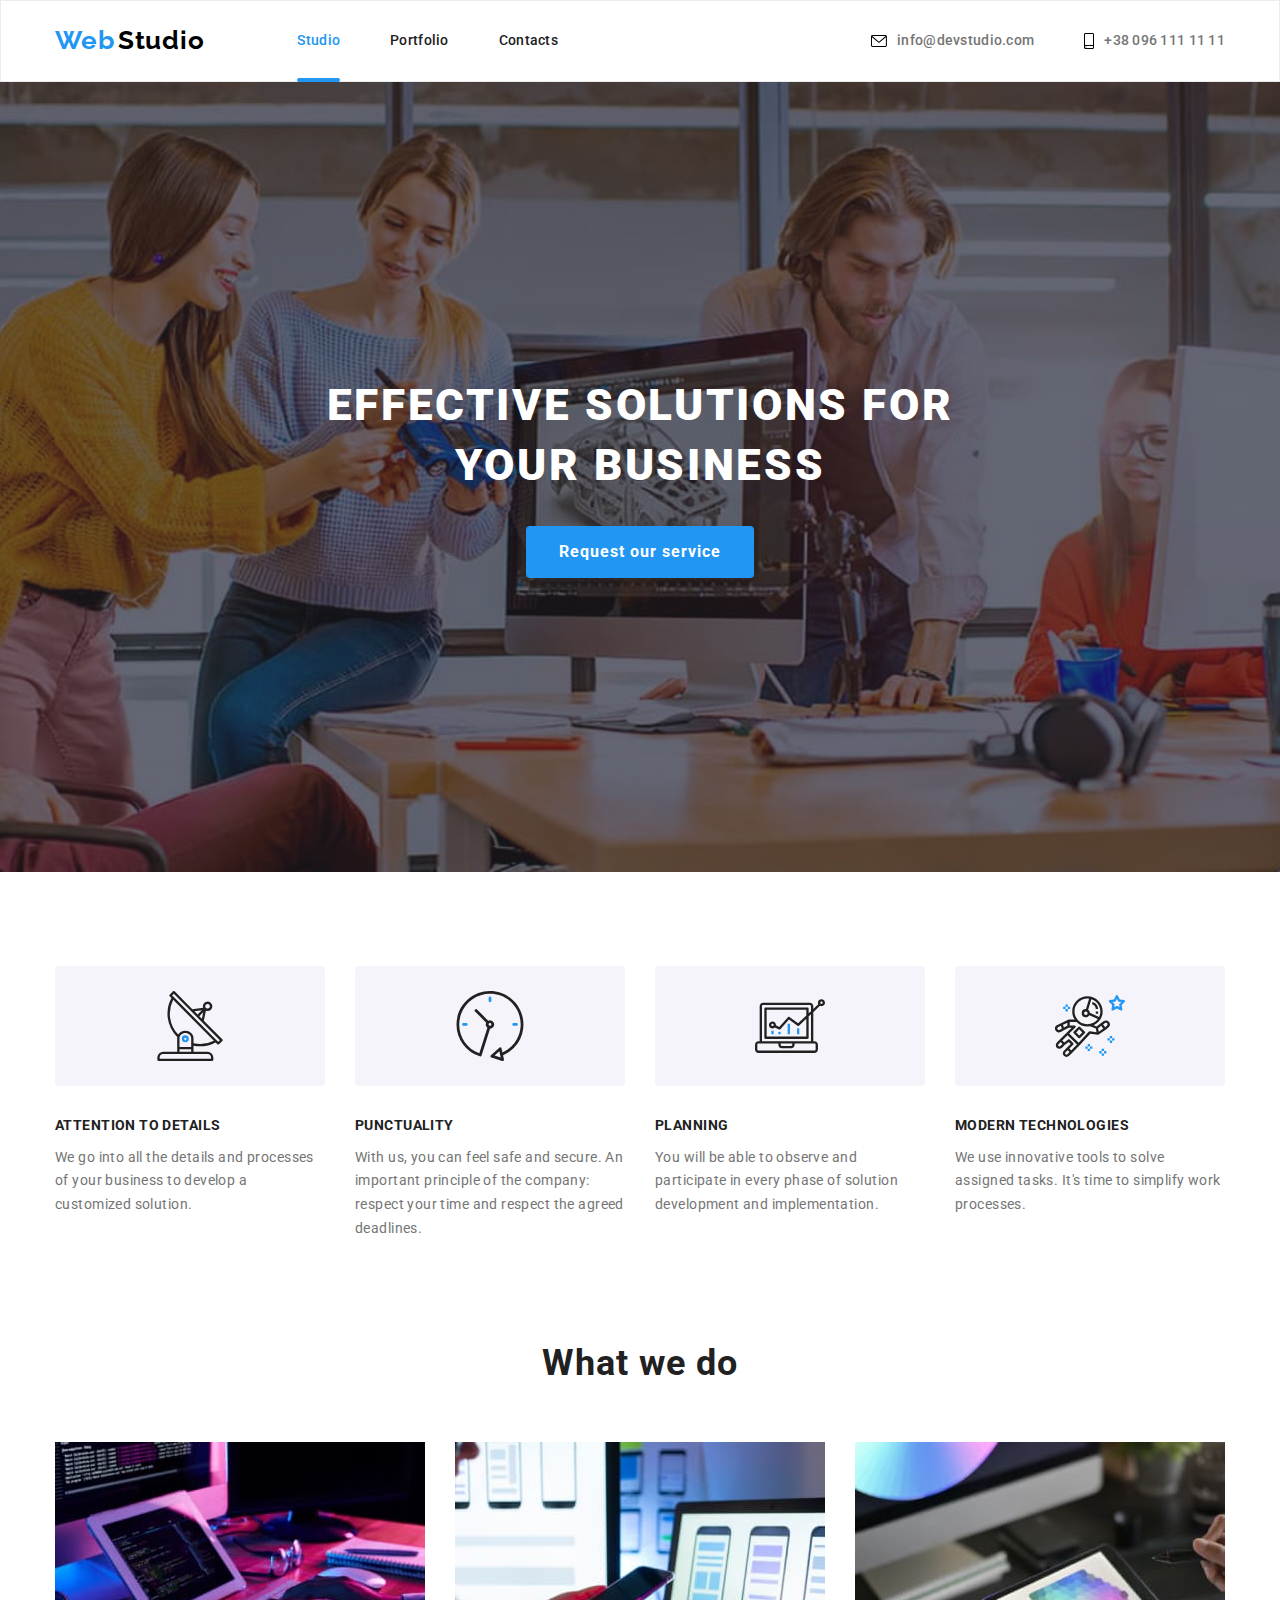
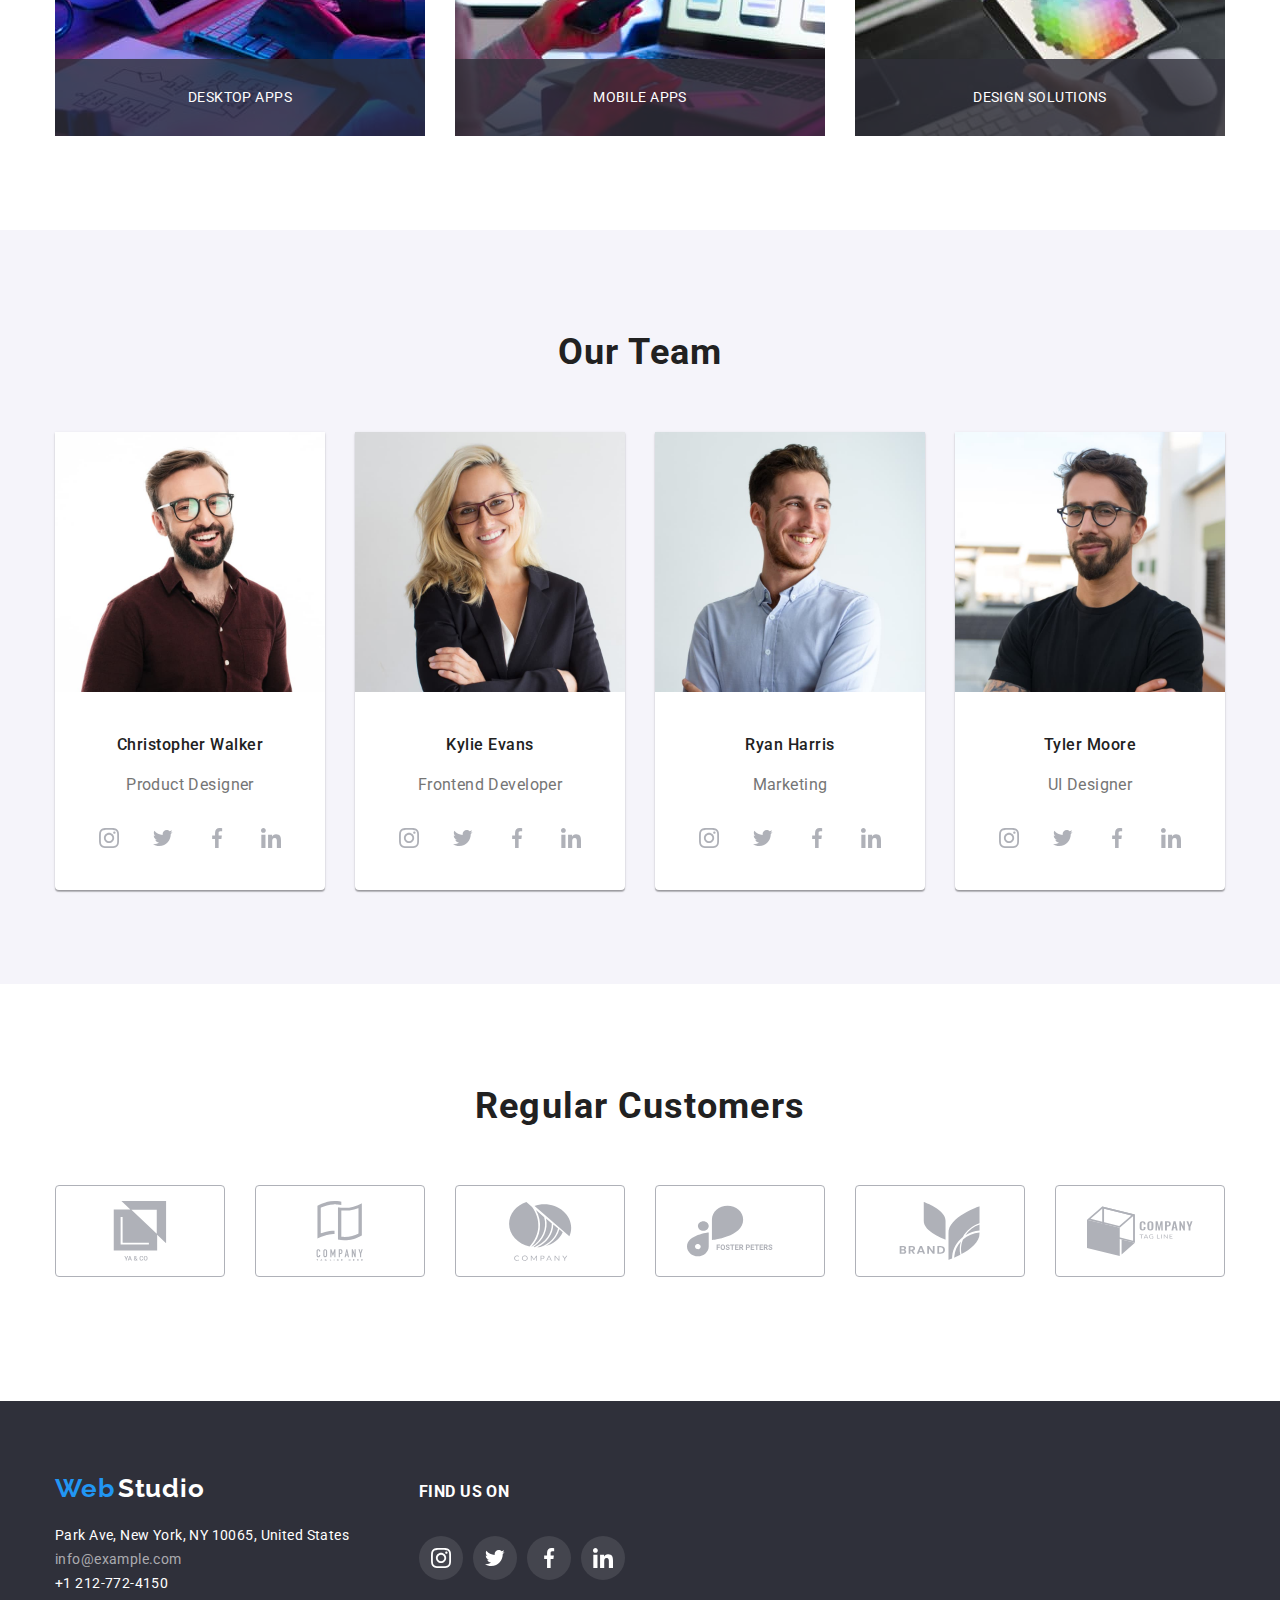
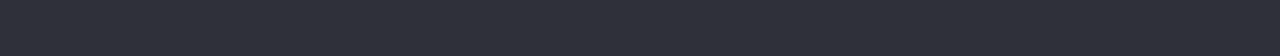
<file: index.html>
<!DOCTYPE html>
<html lang="en">
<head>
    <meta charset="UTF-8">
    <meta http-equiv="X-UA-Compatible" content="IE=edge">
    <meta name="viewport" content="width=device-width, initial-scale=1.0">
    <title>Homework#1 </title>
    <link rel="preconnect" href="https://fonts.googleapis.com">
    <link rel="preconnect" href="https://fonts.gstatic.com" crossorigin>
    <link href="https://fonts.googleapis.com/css2?family=Raleway:ital,wght@0,700;1,700&family=Roboto:ital,wght@0,400;0,500;0,700;0,900;1,400;1,500;1,700;1,900&display=swap" rel="stylesheet">
    <link rel="stylesheet" href="https://cdnjs.cloudflare.com/ajax/libs/modern-normalize/1.1.0/modern-normalize.min.css">
    <link rel="stylesheet" href="./css/styles.css">
</head>

<body>
    <!--Header-->
    <header  class="header">
        <div class="container main-div">
        <a  href="./index.html" class="link">
            <span class="logo-web" >Web</span>
            <span class="logo-studio" >Studio</span>
        </a>  
        <nav>
            <ul class="site-nav list">
                <li class="item"><a href="./index.html" class="link current">Studio</a></li>
                <li class="item"><a href="./portfolio.html"  class="link">Portfolio</a></li>
                <li class="item"><a href=""  class="link">Contacts</a></li>
            </ul>  
        </nav>
            <ul class="auth-nav list"> 
                <li class="item contact-item">
                    <a class="contact-link mail-link link" href="mailto:info@devstudio.com" >
                        <svg class="mail-icon icon" width="16" height="12">
                            <use href="./images/icons/icons.svg#icon-envelope"></use>
                        </svg>
                        <span>info@devstudio.com</span>
                    </a>
                </li> 
                <li class="item contact-item">
                    <a class="contact-link phone-link link" href="tel:+380961111111">
                        <svg class="phone-icon icon" width="10" height="16">
                            <use href="./images/icons/icons.svg#icon-smartphone"></use>
                        </svg>
                        <span>+38 096 111 11 11</span>
                    </a>
                </li>  
            </ul>
        </div>
    </header>
    <!--Main body-->
    <main>
        <!--Request-->
        <div class="request">
            <section class="section">
                <h1 class="request-title">EFFECTIVE SOLUTIONS FOR YOUR BUSINESS</h1>
                <button type="button" class="request-button" data-modal-open>Request our service</button>                
            </section>
        </div>
        
           
        <!--Quality-->
        
        <section class="section">
            <div class="container">
                <h2 class="visually-hidden">Our quality</h2>
                    <ul class="list">
                        <li class="quality-item icon-antenna">
                            <h3 class="quality-title">ATTENTION TO DETAILS</h3>
                            <p class="quality-text">
                                We go into all the details and processes of your business to develop a customized solution.
                            </p>
                        </li>
                         <li class="quality-item icon-clock">
                            <h3 class="quality-title">PUNCTUALITY</h3>
                            <p class="quality-text">
                                With us, you can feel safe and secure. An important principle of the company: respect your time
                                 and respect the agreed deadlines.  
                            </p>
                        </li>
                        <li class="quality-item icon-diagram">
                            <h3 class="quality-title">PLANNING</h3>
                            <p class="quality-text">
                                You will be able to observe and participate in every phase of solution development and implementation.
                            </p>
                        </li>
                        <li class="quality-item icon-astronaut">
                            <h3 class="quality-title">MODERN TECHNOLOGIES</h3>
                            <p class="quality-text">
                                We use innovative tools to solve assigned tasks. It's time to simplify work processes. 
                            </p>
                        </li>
                    </ul>
            </div>
        </section>
        
        <!--What we do-->
        
        <section class="section1">
            <div class="container">
                <h2 class="section-title">What we do</h2>
                    <ul class="whatwedo-list">
                        <li class="whatwedo-item">
                            <img src="./images/whatwedo/img.jpg" alt="creat a code" width="370"  class="whatwedo-item" />
                        <div class="whatwedo-description">
                            DESKTOP APPS
                        </div>
                        </li>
                        <li class="whatwedo-item">
                            <img src="./images/whatwedo/img1.jpg" alt="mobile version" width="370"  class="whatwedo-item"/>
                            <div class="whatwedo-description">
                                MOBILE APPS
                            </div>
                        </li>
                        <li class="whatwedo-item">
                            <img src="./images/whatwedo/img2.jpg" alt="color design" width="370" class="whatwedo-item"/>
                            <div class="whatwedo-description">
                                DESIGN SOLUTIONS
                            </div>
                        </li>
                    </ul>
            </div>
        </section>
        
        <!--Team-->
        
        <section class="section team">
            <div class="container">
                <h2 class="section-title">Our Team</h2>
                <ul class="list">
                    <li class="team-item">
                        <img src="./images/team/Christopher.jpg" alt="Christopher's photo" width="270" height="260" />
                        <h3 class="team-title">Christopher Walker</h3>
                        <p class="team-text">Product Designer</p>
                        <ul class="social-icons list">
                            <li class="social-item">
                                <a href="" class="social-link link">
                                    <svg class="social-icon" width="20" height="20">
                                        <use href="./images/icons/icons.svg#icon-instagram"></use>
                                    </svg>
                                </a>
                            </li>
                            <li class="social-item">
                                <a href="" class="social-link link">
                                    <svg class="social-icon" width="20" height="20">
                                        <use href="./images/icons/icons.svg#icon-twitter"></use>
                                    </svg>
                                </a>
                            </li>
                            <li class="social-item">
                                <a href="" class="social-link link">
                                    <svg class="social-icon" width="20" height="20">
                                        <use href="./images/icons/icons.svg#icon-facebook"></use>
                                    </svg>
                                </a>
                            </li>
                            <li class="social-item">
                                <a href="" class="social-link link">
                                    <svg class="social-icon" width="20" height="20">
                                        <use href="./images/icons/icons.svg#icon-linkedin"></use>
                                    </svg>
                                </a>
                            </li>
                        </ul> 
                    </li>
                    <li class="team-item">
                        <img src="./images/team/Kylie.jpg" alt="Kylie's photo" width="270" height="260" />
                        <h3 class="team-title">Kylie Evans</h3>
                        <p class="team-text">Frontend Developer</p>
                        <ul class="social-icons list">
                            <li class="social-item">
                                <a href="" class="social-link link">
                                    <svg class="social-icon" width="20" height="20">
                                        <use href="./images/icons/icons.svg#icon-instagram"></use>
                                    </svg>
                                </a></li>
                            <li class="social-item">
                                <a href="" class="social-link link">
                                    <svg class="social-icon" width="20" height="20">
                                        <use href="./images/icons/icons.svg#icon-twitter"></use>
                                    </svg>
                                </a></li>
                            <li class="social-item">
                                <a href="" class="social-link link">
                                    <svg class="social-icon" width="20" height="20">
                                        <use href="./images/icons/icons.svg#icon-facebook"></use>
                                    </svg>
                                </a></li>
                            <li class="social-item">
                                <a href="" class="social-link link">
                                    <svg class="social-icon" width="20" height="20">
                                        <use href="./images/icons/icons.svg#icon-linkedin"></use>
                                    </svg>
                                </a></li>
                        </ul> 
                    </li>
                    <li class="team-item">
                        <img src="./images/team/Ryan.jpg" alt="Ryan's photo" width="270" height="260" />
                        <h3 class="team-title">Ryan Harris</h3>
                        <p class="team-text">Marketing</p>
                        <ul class="social-icons list">
                            <li class="social-item">
                                <a href="" class="social-link link">
                                    <svg class="social-icon" width="20" height="20">
                                        <use href="./images/icons/icons.svg#icon-instagram"></use>
                                    </svg>
                                </a></li>
                            <li class="social-item">
                                <a href="" class="social-link link">
                                    <svg class="social-icon" width="20" height="20">
                                        <use href="./images/icons/icons.svg#icon-twitter"></use>
                                    </svg>
                                </a></li>
                            <li class="social-item">
                                <a href="" class="social-link link">
                                    <svg class="social-icon" width="20" height="20">
                                        <use href="./images/icons/icons.svg#icon-facebook"></use>
                                    </svg>
                                </a></li>
                            <li class="social-item">
                                <a href="" class="social-link link">
                                    <svg class="social-icon" width="20" height="20">
                                        <use href="./images/icons/icons.svg#icon-linkedin"></use>
                                    </svg>
                                </a></li>
                        </ul> 
                    </li>
                    <li class="team-item">
                        <img src="./images/team/Tyler.jpg" alt="Tyler's photo" width="270" height="260" />
                        <h3 class="team-title">Tyler Moore</h3>
                        <p class="team-text">UI Designer</p>
                        <ul class="social-icons list">
                            <li class="social-item">
                                <a href="" class="social-link link">
                                    <svg class="social-icon" width="20" height="20">
                                        <use href="./images/icons/icons.svg#icon-instagram"></use>
                                    </svg>
                                </a></li>
                            <li class="social-item">
                                <a href="" class="social-link link">
                                    <svg class="social-icon" width="20" height="20">
                                        <use href="./images/icons/icons.svg#icon-twitter"></use>
                                    </svg>
                                </a></li>
                            <li class="social-item">
                                <a href="" class="social-link link">
                                    <svg class="social-icon" width="20" height="20">
                                        <use href="./images/icons/icons.svg#icon-facebook"></use>
                                    </svg>
                                </a></li>
                            <li class="social-item">
                                <a href="" class="social-link link">
                                    <svg class="social-icon" width="20" height="20">
                                        <use href="./images/icons/icons.svg#icon-linkedin"></use>
                                    </svg>
                                </a></li>
                        </ul> 
                    </li>
                </ul>
            </div>
        </section>
        
        <!--Regular Customers-->
        <section class="section">
            <div class="container">
                <h2 class="section-title">Regular Customers</h2>
                <ul class="customer-list list">
                    <li class="customer-item">
                        <a href="" class="customer-link link">
                            <svg class="customer-icon" width="106" height="60">
                                <use href="./images/icons/icons.svg#icon-yaco"></use>
                            </svg>
                        </a>
                    </li>
                    <li class="customer-item">
                        <a href="" class="customer-link link">
                            <svg class="customer-icon" width="106" height="60">
                                <use href="./images/icons/icons.svg#icon-taglinehere"></use>
                            </svg>
                        </a>
                    </li>
                    <li class="customer-item">
                        <a href="" class="customer-link link">
                            <svg class="customer-icon" width="106" height="60">
                                <use href="./images/icons/icons.svg#icon-company"></use>
                            </svg>
                        </a>
                    </li>
                    <li class="customer-item">
                        <a href="" class="customer-link link">
                            <svg class="customer-icon" width="106" height="60">
                                <use href="./images/icons/icons.svg#icon-foster"></use>
                            </svg>
                        </a>
                    </li>
                    <li class="customer-item">
                        <a href="" class="customer-link link">
                            <svg class="customer-icon" width="106" height="60">
                                <use href="./images/icons/icons.svg#icon-brand"></use>
                            </svg>
                        </a>
                    </li>
                    <li class="customer-item">
                        <a href="" class="customer-link link">
                            <svg class="customer-icon" width="106" height="60">
                                <use href="./images/icons/icons.svg#icon-tagline"></use>
                            </svg>
                        </a>
                    </li>
                </ul> 
            </div>
        </section>
        
    </main>
    <!--Footer-->
    <footer class="footer"> 
        <div class="container2" > 
            <div class="footer-address-block">
                <a href="./index.html" class="link">
                    <span class="footer-logo-web" >Web</span>
                    <span class="footer-logo-studio" >Studio</span>
                </a>  
            <address>
                <ul  class="footer list">
                    <li class="item"><a href="https://www.google.com/maps/place/Park+Ave,+New+York,+NY+10065,+%D0%A1%D0%BF%D0%BE%D0%BB%D1%83%D1%87%D0%B5%D0%BD%D1%96+%D0%A8%D1%82%D0%B0%D1%82%D0%B8+%D0%90%D0%BC%D0%B5%D1%80%D0%B8%D0%BA%D0%B8/@40.7667084,-73.9759206,15z/data=!3m1!4b1!4m5!3m4!1s0x89c2b76424149fd5:0x1e6065c9d4149dd9!8m2!3d40.7667087!4d-73.9671658"
                        target="_blank"
                        rel="noopener noreferrer nofollow"
                        class="link">Park Ave, New York, NY 10065, United States </a>
                    </li>
                    <li class="item"><a href="mailto:info@example.com" class="link contacts">info@example.com</a></li>
                    <li class="item"><a href="tel:+12127724150" class="link contact">+1 212-772-4150</a></li>
                </ul>
            </address>
            </div>
            <div class="footer-social-block">
                <h3 class="title">FIND US ON</h3>
                <ul class="footer-icons">
                    <li class="social-item">
                    <a href=""  class="social-link link">
                        <svg class="social-icon1" width="20" height="20">
                            <use href="./images/icons/icons.svg#icon-instagram"></use>
                        </svg>
                    </a>                   
                    </li>
                    <li class="social-item">
                    <a href="" class="social-link link">
                        <svg class="social-icon1" width="20" height="20">
                            <use href="./images/icons/icons.svg#icon-twitter"></use>
                        </svg>
                    </a>
                    </li>
                    <li class="social-item">
                    <a href="" class="social-link link">
                        <svg class="social-icon1" width="20" height="20">
                            <use href="./images/icons/icons.svg#icon-facebook"></use>
                        </svg>
                    </a>
                    </li>
                    <li class="social-item">
                    <a href="" class="social-link link">
                        <svg class="social-icon1" width="20" height="20">
                            <use href="./images/icons/icons.svg#icon-linkedin"></use>
                        </svg>
                    </a>
                    </li>
                </ul>
            </div>

        </div>
        

        
    </footer>
    <div class="modal-backdrop is-hidden" data-modal>
        <div class="modal">
            <p></p>
            <div class="close-sign" data-modal-close>
                <svg  width="18" height="18">
                    <use href="./images/icons/icons.svg#icon-close"></use>
                </svg>
            </div>
        </div>
      </div>
      <script src="./js/modal.js"></script>
    
</body>
</html>
</file>
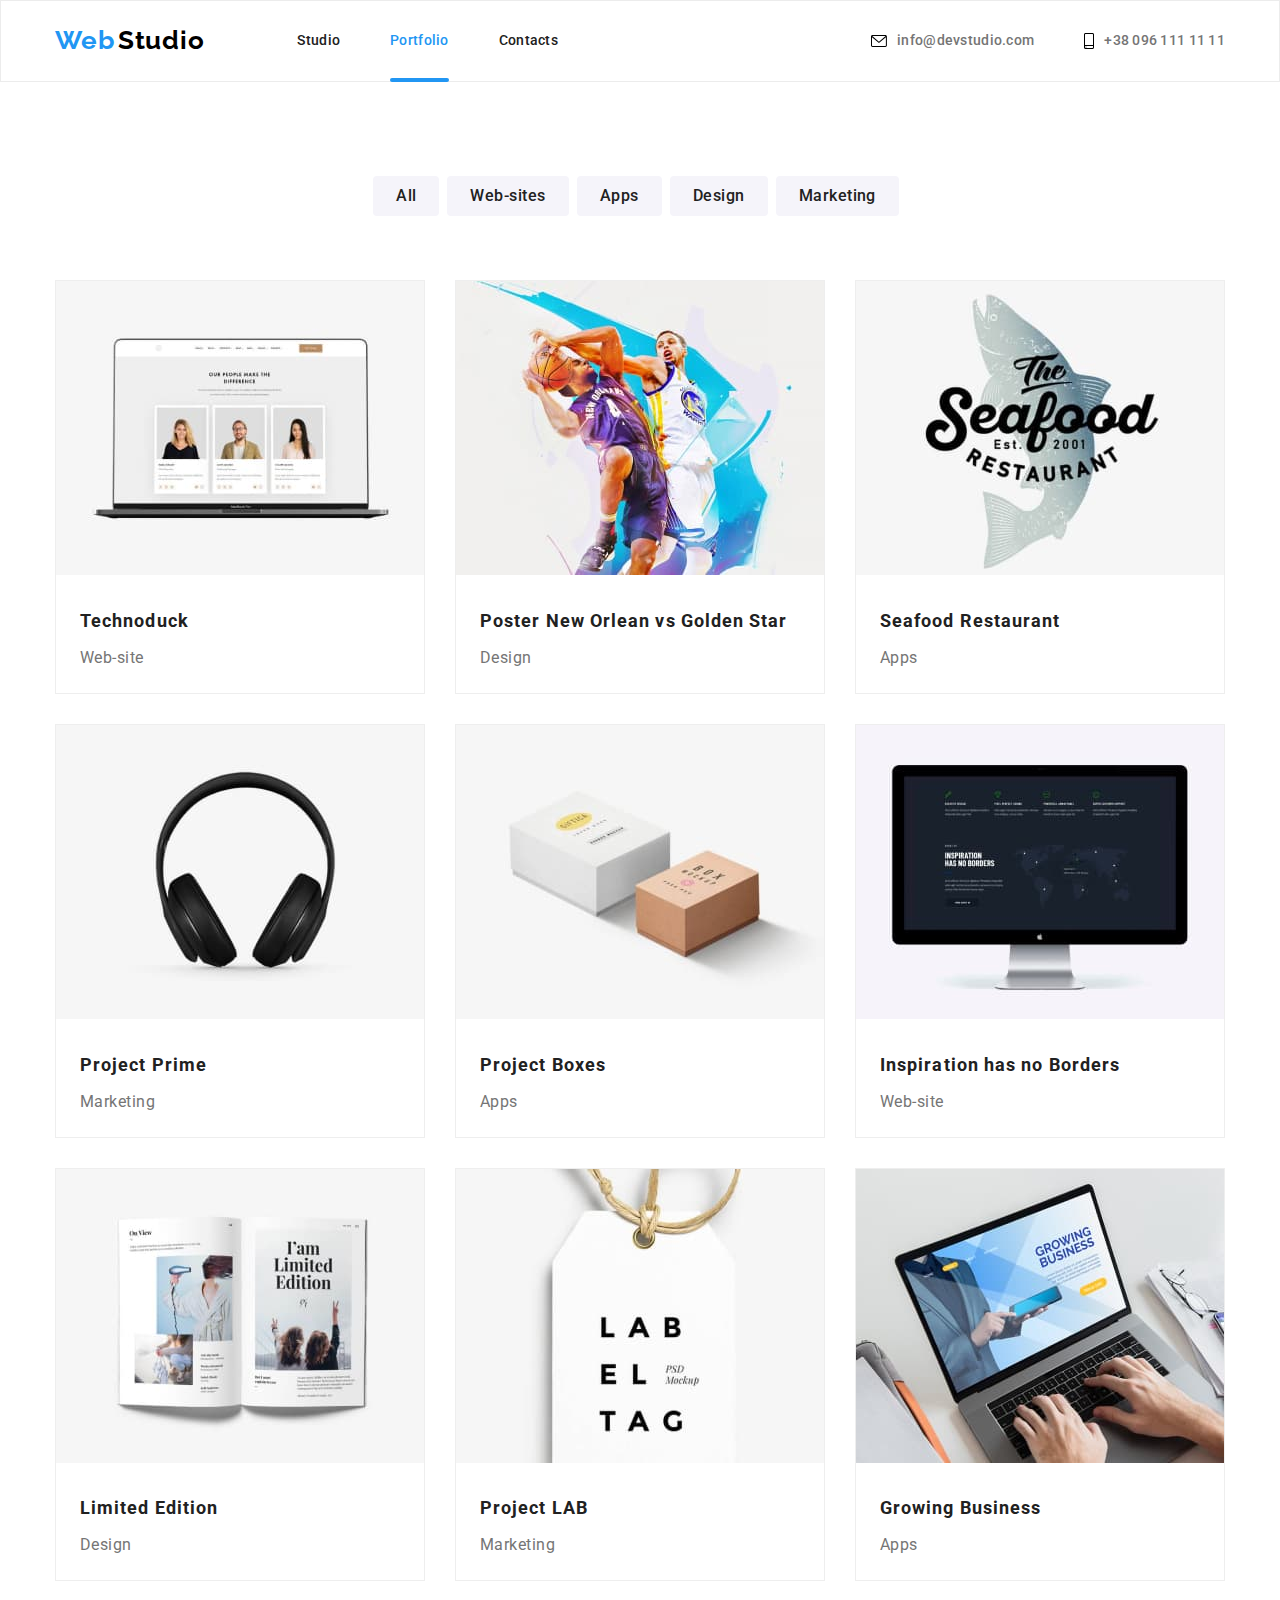
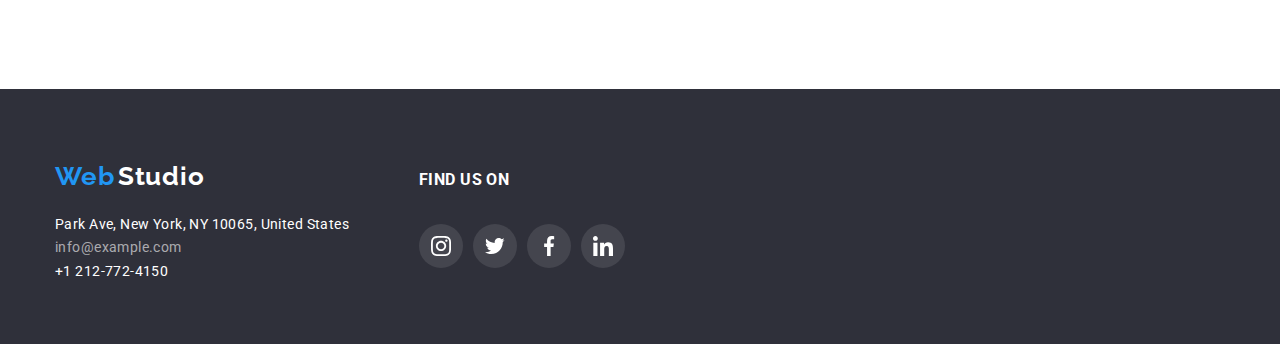
<file: portfolio.html>
<!DOCTYPE html>
<html lang="en">
<head>
    <meta charset="UTF-8">
    <meta http-equiv="X-UA-Compatible" content="IE=edge">
    <meta name="viewport" content="width=device-width, initial-scale=1.0">
    <title>Document</title>
    <link rel="preconnect" href="https://fonts.googleapis.com">
    <link rel="preconnect" href="https://fonts.gstatic.com" crossorigin="">
    <link href="https://fonts.googleapis.com/css2?family=Raleway:ital,wght@0,700;1,700&amp;family=Roboto:ital,wght@0,400;0,500;0,700;0,900;1,400;1,500;1,700;1,900&amp;display=swap" rel="stylesheet">
    <link rel="stylesheet" href="https://cdnjs.cloudflare.com/ajax/libs/modern-normalize/1.1.0/modern-normalize.min.css">
    <link rel="stylesheet" href="./css/styles.css">
</head>

<body>
    <!--Header-->
    <header  class="header">
      <div class="container main-div">
      <a href="./index.html" class="link">
          <span class="logo-web" >Web</span>
          <span class="logo-studio" >Studio</span>
      </a>  
      <nav>
          <ul class="site-nav list">
              <li class="item"><a href="./index.html" class="link">Studio</a></li>
              <li class="item"><a href="./portfolio.html"  class="link current">Portfolio</a></li>
              <li class="item"><a href=""  class="link">Contacts</a></li>
          </ul>  
      </nav>
      <ul class="auth-nav list"> 
        <li class="item contact-item">
            <a class="contact-link mail-link link" href="mailto:info@devstudio.com" >
                <svg class="mail-icon icon" width="16" height="12">
                    <use href="./images/icons/icons.svg#icon-envelope"></use>
                </svg>
                <span>info@devstudio.com</span>
            </a>
        </li> 
        <li class="item contact-item">
            <a class="contact-link phone-link link" href="tel:+380961111111">
                <svg class="phone-icon icon" width="10" height="16">
                    <use href="./images/icons/icons.svg#icon-smartphone"></use>
                </svg>
                <span>+38 096 111 11 11</span>
            </a>
        </li>  
    </ul>
      </div>
    </header>
    <!--Main body-->
    <main>
        
        <section class="section">
            <div class="container">
                <h2 class="visually-hidden">Our projects</h2>
                <!--List of filters-->
                
                <ul class="portfolio-list">
                  
                  <li class="item"><button type="button" class="button">All</button></li>
                  <li class="item"><button type="button" class="button">Web-sites</button></li>
                  <li class="item"><button type="button" class="button">Apps</button></li>
                  <li class="item"><button type="button" class="button">Design</button></li>
                  <li class="item"><button type="button" class="button">Marketing</button></li>
                  
                </ul>
                
                <!--List of projects-->      
                <ul class="portfolio-lists">
                  <li class="portfolio-element">
                    <a href="" class="portfolio-link">
                      <div class="portfolio-vision">
                        <img src="./images/portfolio/img.jpg" alt="Technoduck's photo" width="370" height="294" />
                        <div class="portfolio-desription">
                          <p class="portfolio-project">Technoduck is a state-of-the-art coronavirus distribution platform. Companies use this platform for digital espionage and attacks on competitors' secure servers.</p>
                        </div>
                      </div>
                      <div class="portfolio-meta">
                        <h3 class="portfolio-title">Technoduck</h3>
                        <p class="portfolio-text">Web-site</p>
                      </div>
                    </a>
                  </li>
                  <li class="portfolio-element">
                    <a href="" class="portfolio-link">
                      <div class="portfolio-vision">
                        <img src="./images/portfolio/img1.jpg" alt="Poster's photo" width="370" height="294" />
                        <div class="portfolio-desription">
                          <p class="portfolio-project">Technoduck is a state-of-the-art coronavirus distribution platform. Companies use this platform for digital espionage and attacks on competitors' secure servers.</p>
                        </div>
                      </div>
                      <div class="portfolio-meta">
                        <h3 class="portfolio-title">Poster New Orlean vs Golden Star</h3>
                        <p class="portfolio-text">Design</p>
                      </div>
                    </a>
                  </li>
                  <li class="portfolio-element">
                    <a href="" class="portfolio-link">
                      <div class="portfolio-vision">
                        <img src="./images/portfolio/img2.jpg" alt="Seafood's photo" width="370" height="294" />
                        <div class="portfolio-desription">
                          <p class="portfolio-project">Technoduck is a state-of-the-art coronavirus distribution platform. Companies use this platform for digital espionage and attacks on competitors' secure servers.</p>
                        </div>
                      </div>
                      <div class="portfolio-meta">
                        <h3 class="portfolio-title">Seafood Restaurant</h3>
                        <p class="portfolio-text">Apps</p>
                      </div>
                    </a>
                  </li>
                  <li class="portfolio-element">
                    <a href="" class="portfolio-link">
                      <div class="portfolio-vision">
                        <img src="./images/portfolio/img3.jpg" alt="Project's photo" width="370" height="294" />
                        <div class="portfolio-desription">
                          <p class="portfolio-project">Technoduck is a state-of-the-art coronavirus distribution platform. Companies use this platform for digital espionage and attacks on competitors' secure servers.</p>
                        </div>
                      </div>                      
                      <div class="portfolio-meta">
                        <h3 class="portfolio-title">Project Prime</h3>
                        <p class="portfolio-text">Marketing</p>
                      </div>
                    </a>
                   </li>
                  <li class="portfolio-element">
                    <a href="" class="portfolio-link">
                      <div class="portfolio-vision">
                        <img src="./images/portfolio/img4.jpg" alt="Boxes's photo" width="370" height="294" />
                        <div class="portfolio-desription">
                          <p class="portfolio-project">Technoduck is a state-of-the-art coronavirus distribution platform. Companies use this platform for digital espionage and attacks on competitors' secure servers.</p>
                        </div>
                      </div>
                      <div class="portfolio-meta">
                        <h3 class="portfolio-title">Project Boxes</h3>
                        <p class="portfolio-text">Apps</p>
                      </div>                      
                    </a>
                  </li>
                  <li class="portfolio-element">
                    <a href="" class="portfolio-link">
                      <div class="portfolio-vision">
                        <img src="./images/portfolio/img5.jpg" alt="Inspiration's photo" width="370" height="294" />
                        <div class="portfolio-desription">
                          <p class="portfolio-project">Technoduck is a state-of-the-art coronavirus distribution platform. Companies use this platform for digital espionage and attacks on competitors' secure servers.</p>
                        </div>
                      </div>
                      <div class="portfolio-meta">
                        <h3 class="portfolio-title">Inspiration has no Borders</h3>
                        <p class="portfolio-text">Web-site</p>
                      </div>                      
                    </a>
                  </li>
                  <li class="portfolio-element">
                    <a href="" class="portfolio-link">
                      <div class="portfolio-vision">
                        <img src="./images/portfolio/img6.jpg" alt="Edition's photo" width="370" height="294" />
                        <div class="portfolio-desription">
                          <p class="portfolio-project">Technoduck is a state-of-the-art coronavirus distribution platform. Companies use this platform for digital espionage and attacks on competitors' secure servers.</p>
                        </div>
                      </div>
                      <div class="portfolio-meta">
                        <h3 class="portfolio-title">Limited Edition</h3>
                        <p class="portfolio-text">Design</p>
                      </div>                      
                    </a>
                  </li>
                  <li class="portfolio-element">
                    <a href="" class="portfolio-link">
                      <div class="portfolio-vision">
                        <img src="./images/portfolio/img7.jpg" alt="LAB's photo" width="370" height="294" />
                        <div class="portfolio-desription">
                          <p class="portfolio-project">Technoduck is a state-of-the-art coronavirus distribution platform. Companies use this platform for digital espionage and attacks on competitors' secure servers.</p>
                        </div>
                      </div>
                      <div class="portfolio-meta">
                        <h3 class="portfolio-title">Project LAB</h3>
                        <p class="portfolio-text">Marketing</p>
                      </div>                      
                    </a>
                  </li>
                  <li class="portfolio-element">
                    <a href="" class="portfolio-link">
                      <div class="portfolio-vision">
                        <img src="./images/portfolio/img8.jpg" alt="Business's photo" width="370" height="294" />
                        <div class="portfolio-desription">
                          <p class="portfolio-project">Technoduck is a state-of-the-art coronavirus distribution platform. Companies use this platform for digital espionage and attacks on competitors' secure servers.</p>
                        </div>
                      </div>
                      <div class="portfolio-meta">
                        <h3 class="portfolio-title">Growing Business</h3>
                        <p class="portfolio-text">Apps</p>
                      </div>                      
                    </a>
                  </li>
                  
                </ul>
            </div>
        </section>
        
    </main>
    <!--Footer-->
    <footer class="footer"> 
      <div class="container2" > 
        <div class="footer-address-block">
            <a href="./index.html" class="link">
                <span class="footer-logo-web" >Web</span>
                <span class="footer-logo-studio" >Studio</span>
            </a>  
        <address>
            <ul  class="footer list">
                <li class="item"><a href="https://www.google.com/maps/place/Park+Ave,+New+York,+NY+10065,+%D0%A1%D0%BF%D0%BE%D0%BB%D1%83%D1%87%D0%B5%D0%BD%D1%96+%D0%A8%D1%82%D0%B0%D1%82%D0%B8+%D0%90%D0%BC%D0%B5%D1%80%D0%B8%D0%BA%D0%B8/@40.7667084,-73.9759206,15z/data=!3m1!4b1!4m5!3m4!1s0x89c2b76424149fd5:0x1e6065c9d4149dd9!8m2!3d40.7667087!4d-73.9671658"
                    target="_blank"
                    rel="noopener noreferrer nofollow"
                    class="link">Park Ave, New York, NY 10065, United States </a>
                </li>
                <li class="item"><a href="mailto:info@example.com" class="link contacts">info@example.com</a></li>
                <li class="item"><a href="tel:+12127724150" class="link contact">+1 212-772-4150</a></li>
            </ul>
        </address>
        </div>
        <div class="footer-social-block">
            <h3 class="title">FIND US ON</h3>
            <ul class="footer-icons">
                <li class="social-item">
                <a href=""  class="social-link link">
                    <svg class="social-icon1" width="20" height="20">
                        <use href="./images/icons/icons.svg#icon-instagram"></use>
                    </svg>
                </a>                   
                </li>
                <li class="social-item">
                <a href="" class="social-link link">
                    <svg class="social-icon1" width="20" height="20">
                        <use href="./images/icons/icons.svg#icon-twitter"></use>
                    </svg>
                </a>
                </li>
                <li class="social-item">
                <a href="" class="social-link link">
                    <svg class="social-icon1" width="20" height="20">
                        <use href="./images/icons/icons.svg#icon-facebook"></use>
                    </svg>
                </a>
                </li>
                <li class="social-item">
                <a href="" class="social-link link">
                    <svg class="social-icon1" width="20" height="20">
                        <use href="./images/icons/icons.svg#icon-linkedin"></use>
                    </svg>
                </a>
                </li>
            </ul>
        </div>
      </div>
    </footer>
    
</body>
</html>
</file>
<file: css/styles.css>
:root {
    --color-text: #757575;
    --second-color-text: #212121;
    --third-color-text: #000000;
    --second-bg-color:  #F5F4FA;
    --third-bg-color:#2f303a;
    --accent-color: #2196f3;
    --primary-white-color: #ffffff;
    --secondary-white-color: rgba(255, 255, 255, 0.6);
  }
  body {
    background-color: var(--primary-white-color);
    font-family: "Roboto", sans-serif;
    font-style: normal;
    font-size: 14px;
    line-height: 1.7;
    letter-spacing: 0.03em;
    color: var(--color-text);
   /* padding-top: 80px;*/
  }
  .container {
    width: 1200px;
    padding-left: 15px;
    padding-right: 15px;
    margin-left: auto;
    margin-right: auto;
  }
  .list {
    display: flex;
    padding: 0;
    margin: 0;
    list-style: none;
  }
  .section {
    margin-top: 0;
    padding-top: 94px;
    padding-bottom: 94px;
  }
  .ul, li {
    list-style: none;
  
  }
  /* main-div */
  .main-div {
    display: flex;
    align-items: center;
  }

  /* header */
  .header {
    background-color: var(--primary-white-color);
    border: 1px solid #ECECEC;
    /*position: fixed;*/
    width: 100%;
    min-height: 80px;
    top: 0;
    left: 0;
    z-index: 1;
  }
  .header .list {
    list-style: none;
  }
  .header .link {
    text-decoration: none;
  }
  .header .link:hover,
  .header .link:focus {
    color: var(--accent-color);
  }
  /* header logo */
  .logo-web {
    font-family: 'Raleway';
    font-weight: 700;
    font-size: 26px;
    line-height: 1.19;
    letter-spacing: 0.03em;
    color: var(--accent-color);
  }
  .logo-studio {
    font-family: 'Raleway';
    font-weight: 700;
    font-size: 26px;
    line-height: 1.19;
    letter-spacing: 0.03em;
    color: var(--third-color-text);
  }
  /* navigation */
  .site-nav {
    display: flex;
    margin-left: 93px;
  }
  .site-nav .item + .item {
    margin-left: 50px;
  }

  .site-nav .link {
    display: block;
    padding-top: 32px;
    padding-bottom: 32px;

    color: var(--second-color-text);
    font-weight: 500;
    font-size: 14px;
    line-height: 1.14;
    letter-spacing: 0.02em;
    text-decoration: none;
  }
  .site-nav .link:hover,
  .site-nav .link:focus {
    color: var(--accent-color);
  }
  .site-nav .link.current {
    color: var(--accent-color);
    position: relative;
  }
  .link.current::after {
    content: "";
    position: absolute;
    width: 100%;
    height: 4px;
    bottom: -1px;
    border-radius: 2px;
    left: 0;
    background: var(--accent-color);
  }
  .auth-nav {
    display: flex;
    margin-left: auto;
  }
  .auth-nav .item + .item {
    margin-left: 50px;
  }
  .auth-nav .link {
    color: var(--color-text);
    text-decoration: none;
    font-weight: 500;
    font-size: 14px;
    line-height: 1.14;
    letter-spacing: 0.02em;
  }
  .auth-nav .link:hover,
  .auth-nav .link:focus {
  color: var(--accent-color);  
  }
  .auth-nav .contact-link {
    display: flex;
    align-items: center;
  }
  .auth-nav .icon {
    margin-right: 10px;
  }
  .auth-nav .contact-link:hover .icon {
    fill: var(--accent-color);
  }
  
  /* request */
  .request {
    background-color: var(--third-bg-color);
    text-align: center;
    padding-top: 200px;
    padding-bottom: 200px;
    max-width: 1600px;
    background-image: 
    linear-gradient(
      to right,
      rgba(47, 48, 58, 0.4),
      rgba(47, 48, 58, 0.4)),
     url(../images/requestbg/requestbg1.jpg);
     margin-left: auto;
     margin-right: auto;
     background-repeat: no-repeat;
     background-position: center;
     background-size: cover;
  }
  .request-title {
    margin: auto;
    margin-top: 0;
    margin-bottom: 30px;
    width: 696px;
    color: var(--primary-white-color);
    font-weight: 900;
    font-size: 44px;
    line-height: 1.36;
    align-items: center;
    
    letter-spacing: 0.06em;
    text-transform: uppercase;
    text-align: center;
  }
  .request-button {
    border-radius: 4px;
    border: 1px solid transparent;
    background-color: var(--accent-color);
    font-family: inherit;
    font-weight: 700;
    font-size: 16px;
    line-height: 1.9;
    text-align: center;
    letter-spacing: 0.06em;
    color: var(--primary-white-color);
    cursor: pointer;
    padding-top: 10px;
    padding-right: 32px;
    padding-bottom: 10px;
    padding-left: 32px;
  }
  /* quality */
  
  .visually-hidden {
    margin-top: 0;
    position: absolute;
    white-space: nowrap;
    width: 1px;
    height: 1px;
    overflow: hidden;
    border: 0;
    padding: 0;
    clip: rect(0 0 0 0);
    clip-path: inset(50%);
    margin: -1px;
  }
  .quality-item {
    width: 270px;
    margin-right: 30px;
    margin-bottom: 0px;
  }
  .quality-item:nth-child(4n) {
    margin-right: 0;
  }
  .quality-item::before {
    display: block;
    content: "";
    height: 120px;
    border-radius: 4px;
    background-repeat: no-repeat;
    background-position: center;
    background-color: var(--second-bg-color);
    margin-bottom: 30px;
  }
  .icon-antenna::before {
    background-image: url(../images/icons/antenna\ 1.svg);
  }
  .icon-clock::before {
    background-image: url(../images/icons/clock\ 1.svg);
  }
  .icon-diagram::before{
    background-image: url(../images/icons/diagram\ 1.svg);
  }
  .icon-astronaut::before{
    background-image: url(../images/icons/astronaut\ 1.svg);
  }
  
  .quality-title {
    margin-top: 0;
    margin-bottom: 10px;
    font-weight: 700;
    font-size: 14px;
    line-height: 1.4;
    letter-spacing: 0.03em;
    text-transform: uppercase;
    color: var(--second-color-text);
  }
  .quality-text {
    margin-top: 0;
    margin-bottom: 0;
  }
  /* what we do */
  .section1 {
    margin-top: 0;
    padding-top: 0;
    padding-bottom: 94px;
  }
  .whatwedo-list {
    display: flex;
    flex-wrap: nowrap;
    padding-left: 0;
    margin-top: 0;
    margin-bottom: 0;
  }
  .whatwedo-item {
    width: 370px;
    height: 294px;
    margin-right: 30px;
    margin-bottom: 30px;
  }
  .whatwedo-item:nth-child(3n) {
    margin-right: 0;
  }
  .whatwedo-item:nth-last-child(-n +3) {
    margin-bottom: 0;
  }
  .examples .list {
    margin-top: 0;
    margin-bottom: 0;
    list-style: none;
  }
  .section-title {
    margin-top: 0;
    margin-bottom: 50px;
    font-weight: 700;
    font-size: 36px;
    line-height: 1.6;
    text-align: center;
    letter-spacing: 0.03em;
    color: var(--second-color-text);
  }
  .whatwedo-list .whatwedo-item {
    position: relative;
  }
  .whatwedo-description {
    background-color:rgba(47, 48, 58, 0.8);
    color: var(--primary-white-color);
    position: absolute;
   /*top: 217px;*/
    bottom: 0;
    width: 370px;
    padding-top: 27px;
    padding-left: 107px;
    padding-bottom: 27px;
    padding-right: 107px;
    text-align: center;
  }
  /* team */
  .team {
    background-color: var(--second-bg-color);
  }
  .team .list {
    list-style: none;
  }
  .team-item { 
    width: 270px;
    margin-right: 30px;
    margin-bottom: 0px; 
    background-color: var(--primary-white-color); 
    /* material shadow v1 */
      box-shadow: 0px 1px 3px rgba(0, 0, 0, 0.12), 0px 1px 1px rgba(0, 0, 0, 0.14), 0px 2px 1px rgba(0, 0, 0, 0.2);
      border-radius: 0px 0px 4px 4px;
  }
  .team-item:nth-child(4n) {
    margin-right: 0;
  }
  .team-item .social-icons {
    display: flex;
    justify-content: center;
    padding-bottom: 30px;
  }
  .team-item .social-item {
    width: 44px;
    height: 44px;
    margin-right: 10px;
    border-radius: 50%;
    background-color: var(--primary-white-color);
  }
  .team-item .social-item:last-child {
    margin-right: 0;
  }
  .team-item .social-link {
    width: 100%;
    height: 100%;
    display: flex;
    align-items: center;
    justify-content: center;
  }
  .team-item  .social-item:hover,
  .team-item  .social-item:focus {
    background-color: var(--accent-color);
    transition: background-color 250ms cubic-bezier(0.4, 0, 0.2, 1);
  }
  .team-item .social-icon {
    fill:  #AFB1B8;
  }
  .team-item .social-link:hover .social-icon {
    fill: var(--primary-white-color);
  }
 
  .team-title {
    padding-top: 30px;
    padding-bottom: 10px;
    margin-top: 0;
    margin-bottom: 0;
    font-weight: 500;
    font-size: 16px;
    line-height: 1.87;
    text-align: center;
    letter-spacing: 0.03em;
    color: var(--second-color-text);
  }
  .team-text {
    padding-bottom: 16px;
    margin-top: 0;
    margin-bottom: 0;
    font-size: 16px;
    line-height: 1.87;
    text-align: center;
  }
  /* customers*/
  .customer-list {
    display: flex;
    flex-wrap: wrap;
  }
  .customer-list li {
    margin-right: 30px;
  }
  .customer-list li:nth-child(6n) {
    margin-right: 0;
  }
  .customer-item {
    display: block;
    content: "";
    width: 170px;
    height: 92px;
    border-radius: 4px;
    border : 1px solid #AFB1B8;
    background-repeat: no-repeat;
    background-position: center;
    margin-bottom: 30px;
  }
  .customer-item .customer-icon {
    display: flex;
    justify-content: center;
  }
  .customer-item .customer-link {
    width: 100%;
    height: 100%;
    display: flex;
    align-items: center;
    justify-content: center;
  }
  
  .customer-item .customer-icon {
    fill:  #AFB1B8;
  }
  
  .customer-item .customer-link:hover .customer-icon {
    fill: var(--accent-color);
    transition: fill 250ms cubic-bezier(0.4, 0, 0.2, 1);
  }
  .customer-item .customer-link:hover {
    border: 1px solid var(--accent-color);    
  }
  .customer-item  .customer-item:hover,
  .customer-item  .customer-item:focus {
    background-color: var(--accent-color);
    transition: background-color 250ms cubic-bezier(0.4, 0, 0.2, 1);
  }

  /* footer */
  .footer {
    background-color: var(--third-bg-color);
    padding-top: 60px;
    padding-bottom: 60px;
  }
  
  /* footer logo */
  .container2 {
    display: flex;  
    align-items: baseline;
    width: 1200px;
    padding-left: 15px;
    padding-right: 15px;
    margin-left: auto;
    margin-right: auto;
  }
  .footer-address-block { 
    margin-right: 70px;
   }
  .footer-logo-web {
    font-family: 'Raleway';
    font-weight: 700;
    font-size: 26px;
    line-height: 1.19;
    letter-spacing: 0.03em;
    color: var(--accent-color);
  }
  .footer-logo-studio {
    font-family: 'Raleway';
    font-weight: 700;
    font-size: 26px;
    line-height: 1.19;
    letter-spacing: 0.03em;
    color: var(--primary-white-color);
  }
  /* address */
  .footer .list {
    display: inline-block;
    padding-top: 0;
    padding-bottom: 0;
    margin-top: 20px;
    list-style: none;
    font-style: normal;
  }
  .footer .link {
    color: var(--primary-white-color);
    text-decoration: none;
  }
  .footer .link:hover,
  .footer .link:focus {
    color: var(--accent-color);
  }
  .footer .contacts {
    color: var(--secondary-white-color);
  }
  /*find us on*/
  .footer-social-block { 
    display: inline;
    width: 206px;
    margin: 0;
  }
  
  .footer .title {
    color: var(--primary-white-color);
  }
  .social-link, 
  .social-item   {
    display: flex;
    width: 100%;
    height: 100%;
    align-items: center;
    justify-content: center;
  }

  .footer .social-item {
    width: 44px;
    height: 44px;
    margin-right: 10px;
    border-radius: 50%;
    background: rgba(255, 255, 255, 0.1);
  }
  .social-item:nth-child(4n) {
    margin-right: 0;
  }
  .footer-icons {
    display: inline-flex;
    padding-inline: 0;
  }  
  .footer-icons  .social-item:hover,
  .footer-icons  .social-item:focus {
    background-color: var(--accent-color);
    transition: background-color 250ms cubic-bezier(0.4, 0, 0.2, 1);
  }
  
  .footer-icons .social-icon1 {
    fill:  var(--primary-white-color);
  }
  .footer-icons .social-link:hover .social-icon {
    fill: var(--primary-white-color);
  }
  /*modal window*/
  .modal-backdrop {
    position: fixed;
    top: 0;
    left: 0;
    width: 100%;
    height: 100%;
    background-color: rgba(0, 0, 0, 0.2);
  }
  .modal-backdrop.is-hidden {
    opacity: 0;
    pointer-events: none;
  }
  .modal {
    position: absolute;
    top: 50%;
    left: 50%;
    transform: translate(-50%, -50%);
    width: 528px;
    height: 581px;
    background: var(--primary-white-color) ;
    border-radius: 4px;

    transition: background-color 250ms cubic-bezier(0.4, 0, 0.2, 1)
  }
  .modal:hover,
  .modal:focus {
    box-shadow: 0px 1px 3px rgba(0, 0, 0, 0.12), 0px 1px 1px rgba(0, 0, 0, 0.14), 0px 2px 1px rgba(0, 0, 0, 0.2);
    transition: box-shadow 250ms cubic-bezier(0.4, 0, 0.2, 1);
  }
  .modal .close-sign {
    position: absolute;
    display: flex;
    justify-content: center;
    cursor: pointer;
    align-items: center;
    top: 10px;
    right: 10px;
    width: 30px;
    height: 30px;
    border: 1px solid #000000;
    border-radius: 50%;
  }

  /* portfolio */
  .portfolio .list {
    list-style: none;  
  }
  /* button on portfolio */
  .portfolio-list {
    display: flex;
    justify-content: center;
    margin-top: 0;
    margin-bottom: 0;
    padding-left: 0;
  }
  
  .button {
    border-radius: 4px;
    margin-bottom: 50px;
    margin-right: 8px;
    border: 1px solid transparent;
    padding: 6px 22px;
    background-color: var(--second-bg-color);
    font-family: inherit;
    font-weight: 500;
    font-size: 16px;
    line-height: 1.62;
    text-align: center;
    letter-spacing: 0.03em;
    color: var(--second-color-text);
    cursor: pointer;
  }
  .button li:nth-child(5n) {
    margin-right: 0;
  }
  .button:hover,
  .button:focus {
    background-color: var(--accent-color);
    color: var(--primary-white-color);
    box-shadow: 0px 3px 1px rgba(0, 0, 0, 0.1), 0px 1px 2px rgba(0, 0, 0, 0.08), 0px 2px 2px rgba(0, 0, 0, 0.12);
    transition: background-color 250ms cubic-bezier(0.4, 0, 0.2, 1);
  }
  /* list of projects */
  .portfolio-lists {
    display: flex;
    flex-wrap: wrap;
    padding-left: 0;
  }
 
  .portfolio-element {
    position: relative;
    width: 370px;
    margin-right: 30px;
    margin-bottom: 30px;
    border: 1px solid #EEEEEE;
  }
  .portfolio-element:nth-child(3n) {
    margin-right: 0;
  }
  .portfolio-element:nth-last-child(-n +3) {
    margin-bottom: 0;
  }
 .portfolio-element:hover {
  box-shadow: 0px 1px 1px rgba(0, 0, 0, 0.12), 0px 4px 4px rgba(0, 0, 0, 0.06), 1px 4px 6px rgba(0, 0, 0, 0.16);
 }
  .portfolio-link {
    text-decoration: none;
    /*position: relative;*/
  }
  .portfolio-link:hover .portfolio-project {
    opacity: 1;
    transform: translateY(0);
  }
 .portfolio-vision  {
    position: relative;
    overflow: hidden;
  }
  .portfolio-description {
    position: absolute;
    top:0;
    right: 0;
    background-color:rgba(33, 150, 243, 0.9);
  } 
    
  .portfolio-project {
    position: absolute;
    width: 370px;
    height: 294px;
    top: 0;
    background-color:rgba(33, 150, 243, 0.9);
    color: var(--primary-white-color);
    padding: 63px 24px 63px 24px;
    margin-top: 0;
    margin-bottom: 0;
    opacity: 0;
    font-size: 18px;
    line-height: 1.55;
    letter-spacing: 0.54px;

    transform: translateY(100%);
    transition: transform 250ms cubic-bezier(0.4, 0, 0.2, 1)

  }
  .portfolio-title {
    padding-top: 20px;
    padding-left: 24px;
    padding-bottom: 4px;
    padding-right: 24px;
    margin-top: 0;
    margin-bottom: 0;
    font-weight: 700;
    font-size: 18px;
    line-height: 2;
    letter-spacing: 0.06em;
    color: var(--second-color-text);
  }
  .portfolio-text {
    padding-left: 24px;
    padding-bottom: 20px;
    padding-right: 24px;
    margin-top: 0;
    margin-bottom: 0;
    font-size: 16px;
    line-height: 1.88;
    letter-spacing: 0.03em;
    color: var(--color-text);
  }
</file>
